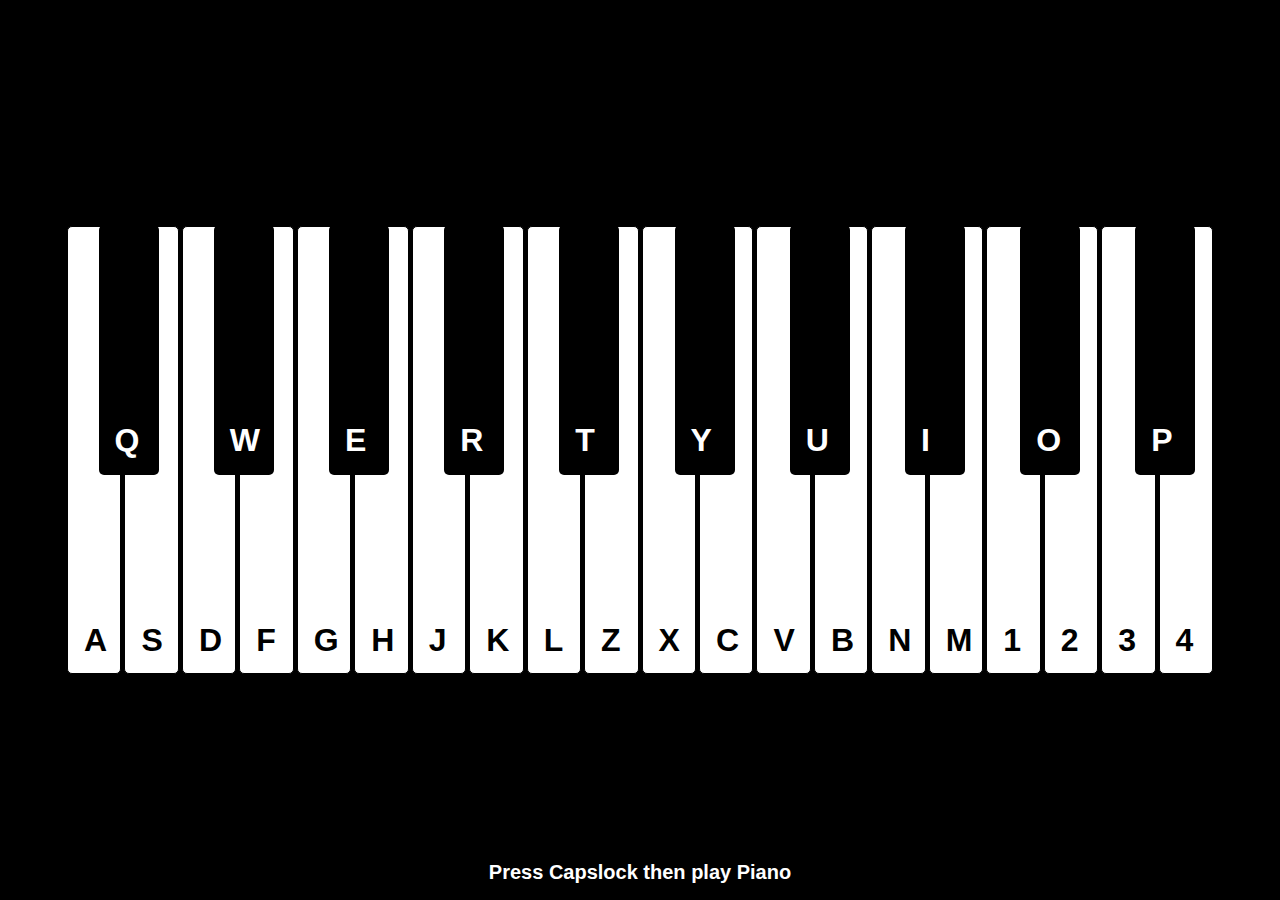
<file: index.html>
<!DOCTYPE html>
<html lang="en">
<head>
    <meta charset="UTF-8">
    <meta name="viewport" content="width=device-width, initial-scale=1.0">
    <title>Document</title>
    <link rel="stylesheet" href="style.css">
</head>
<body>
    <main>
        <h1>Press Capslock then play Piano</h1>
        <div class="key piano">
                <div class="key whitekey" data-note ="A"><h1>A</h1></div>
                <div class="key blackkey" data-note ="Q"> <h1>Q</h1></div>
                <div class="key whitekey" data-note ="S"><h1>S</h1></div>
                <div class="key whitekey" data-note ="D"><h1>D</h1></div>
                <div class="key blackkey" data-note ="W"> <h1>W</h1></div>
                <div class="key whitekey" data-note ="F"><h1>F</h1></div>
                <div class="key whitekey" data-note ="G"><h1>G</h1></div>
                <div class="key blackkey" data-note ="E"> <h1>E</h1></div>
                <div class="key whitekey" data-note ="H"><h1>H</h1></div>
                <div class="key whitekey" data-note ="J"><h1>J</h1></div>
                <div class="key blackkey" data-note ="R"> <h1>R</h1></div>
                <div class="key whitekey" data-note ="K"><h1>K</h1></div>
                <div class="key whitekey" data-note ="L"><h1>L</h1></div>
                <div class="key blackkey" data-note ="T"> <h1>T</h1></div>
                <div class="key whitekey" data-note ="Z"><h1>Z</h1></div>
                <div class="key whitekey" data-note ="X"><h1>X</h1></div>
                  <div class="key blackkey" data-note ="Y"> <h1>Y</h1></div>
                <div class="key whitekey" data-note ="C"><h1>C</h1></div>
                <div class="key whitekey" data-note ="V"><h1>V</h1></div>
                <div class="key blackkey" data-note ="U"> <h1>U</h1></div>
               
                <div class="key whitekey" data-note ="B"><h1>B</h1></div>
                <div class="key whitekey" data-note ="N"><h1>N</h1></div>
                 <div class="key blackkey" data-note ="I"> <h1>I</h1></div>
         
                <div class="key whitekey" data-note ="M"><h1>M</h1></div>
                <div class="key whitekey" data-note ="1"><h1>1</h1></div>
                <div class="key blackkey" data-note ="O"> <h1>O</h1></div>
                
                <div class="key whitekey" data-note ="2"><h1>2</h1></div>
                <div class="key whitekey" data-note ="3"><h1>3</h1></div>
                <div class="key blackkey" data-note ="P"> <h1>P</h1></div>
                <div class="key whitekey" data-note ="4"><h1>4</h1></div>

        </div>

    </main>
    <script src="script.js"></script>
</body>
</html>
</file>
<file: style.css>
* {
  margin: 0;
  padding: 0;
  box-sizing: border-box;
}
html,
body {
  height: 100%;
  width: 100%;
font-family:'Lucida Sans', 'Lucida Sans Regular', 'Lucida Grande', 'Lucida Sans Unicode', Geneva, Verdana, sans-serif;
}
main {
  height: 100%;
  width: 100%;
  background-color: rgb(0, 0, 0);
  display: flex;
  align-items: center;
  justify-content: center;
}
main>h1{
color: white;
font-size: 20px;
}
.piano {
  height: 50%;
  width: 90%;
  display: flex;
  position: relative;
  gap: 3px;
  background-color: black;
  padding: 1px 3px;
   border-radius: 5px;
}

.whitekey {
  height: 100%;
  width: 100px;
  background-color: white;
  border: 1px solid black;
  transition: all ease 0.1s;
   border-radius: 5px;
}

h1 {
  position: absolute;
  text-align: center;
  bottom: 0;
  padding: 1rem;
  font-size: 2rem;
}

.blackkey {
   border-radius: 5px;
  width: 60px;
  height: 250px;
  position: absolute;
  top: 0;
  z-index: 2;
  background-color: black;
  color: white;
}

.blackkey:nth-child(2) {
  left: 3%;
}
.blackkey:nth-child(5) {
  left:13%;
}
.blackkey:nth-child(8) {
  left:23%;
}
.blackkey:nth-child(11) {
  left:33%;
}
.blackkey:nth-child(14) {
  left:43%;
}
.blackkey:nth-child(17) {
  left:53%;
}
.blackkey:nth-child(20) {
  left:63%;
}
.blackkey:nth-child(23) {
  left:73%;
}
.blackkey:nth-child(26) {
  left:83%;
}
.blackkey:nth-child(29) {
  left:93%;
}
.active{
  background-color: #ccccccbc;
}
</file>
